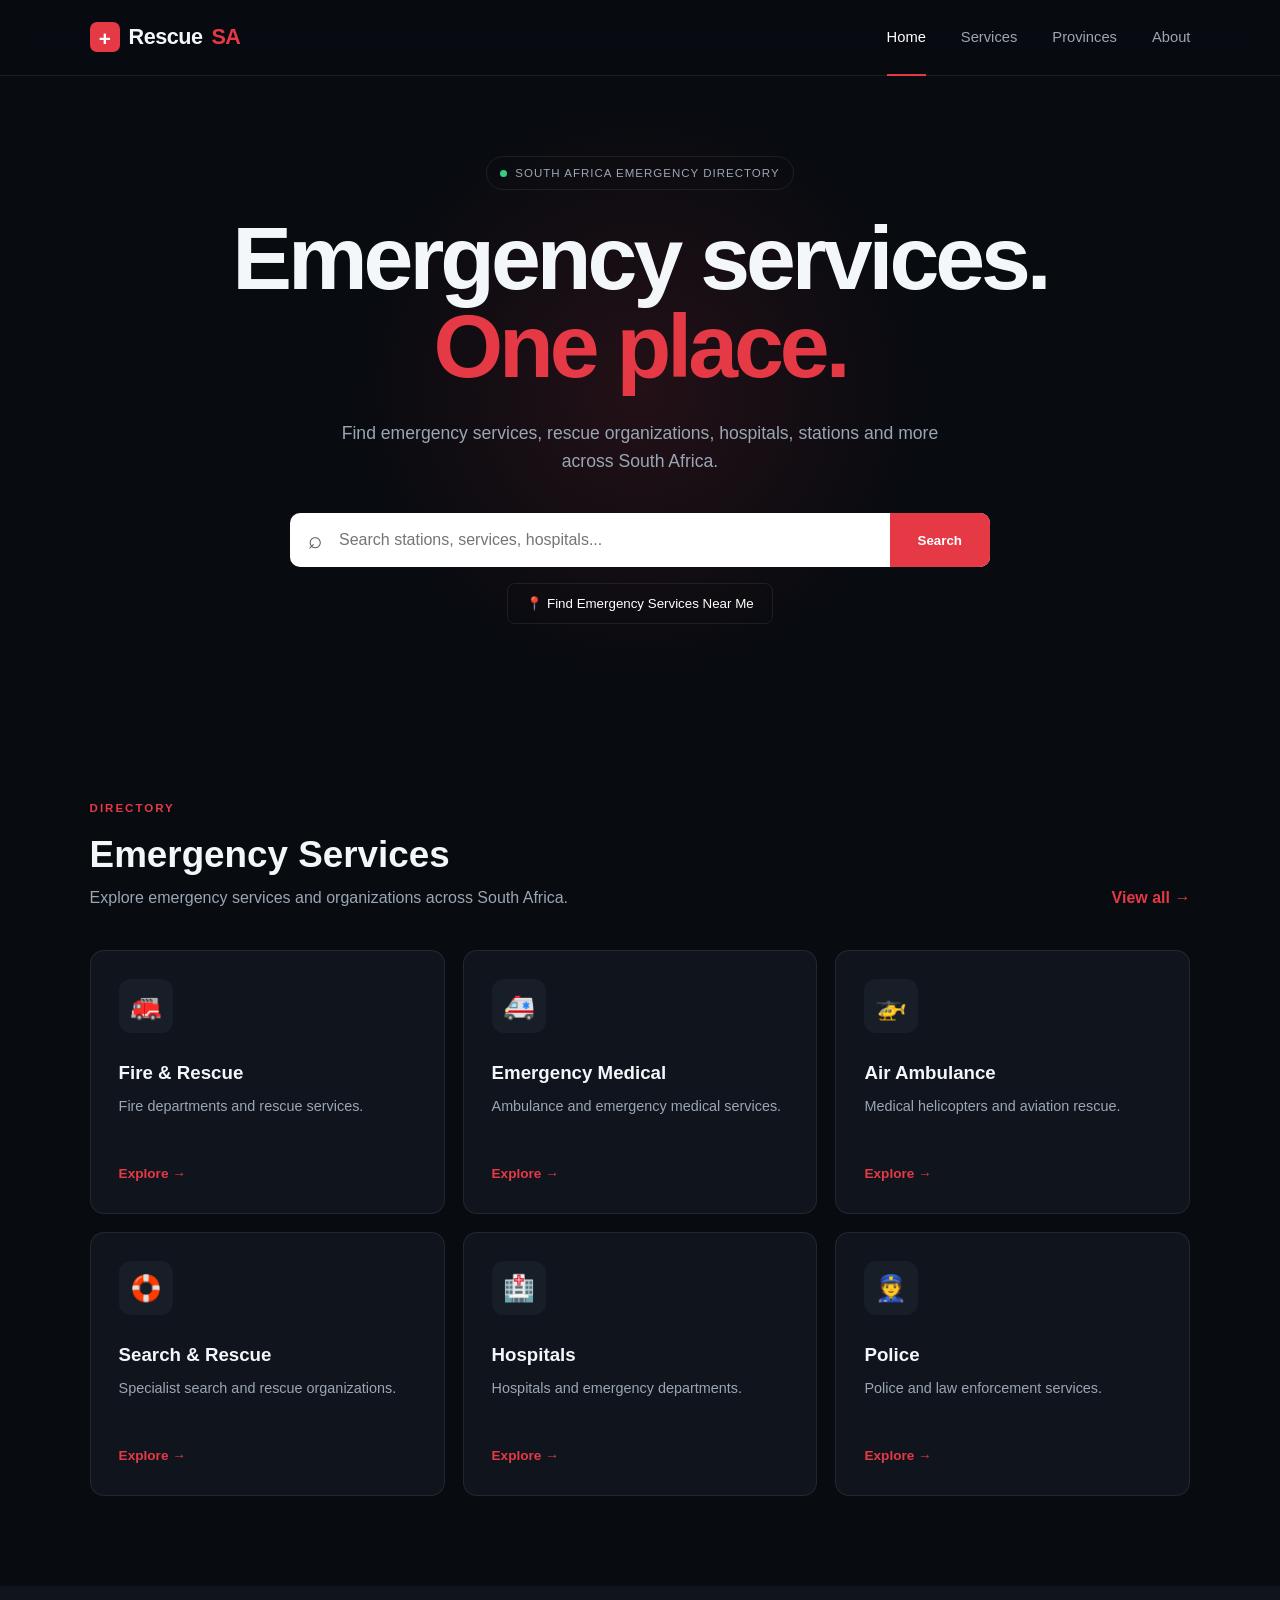
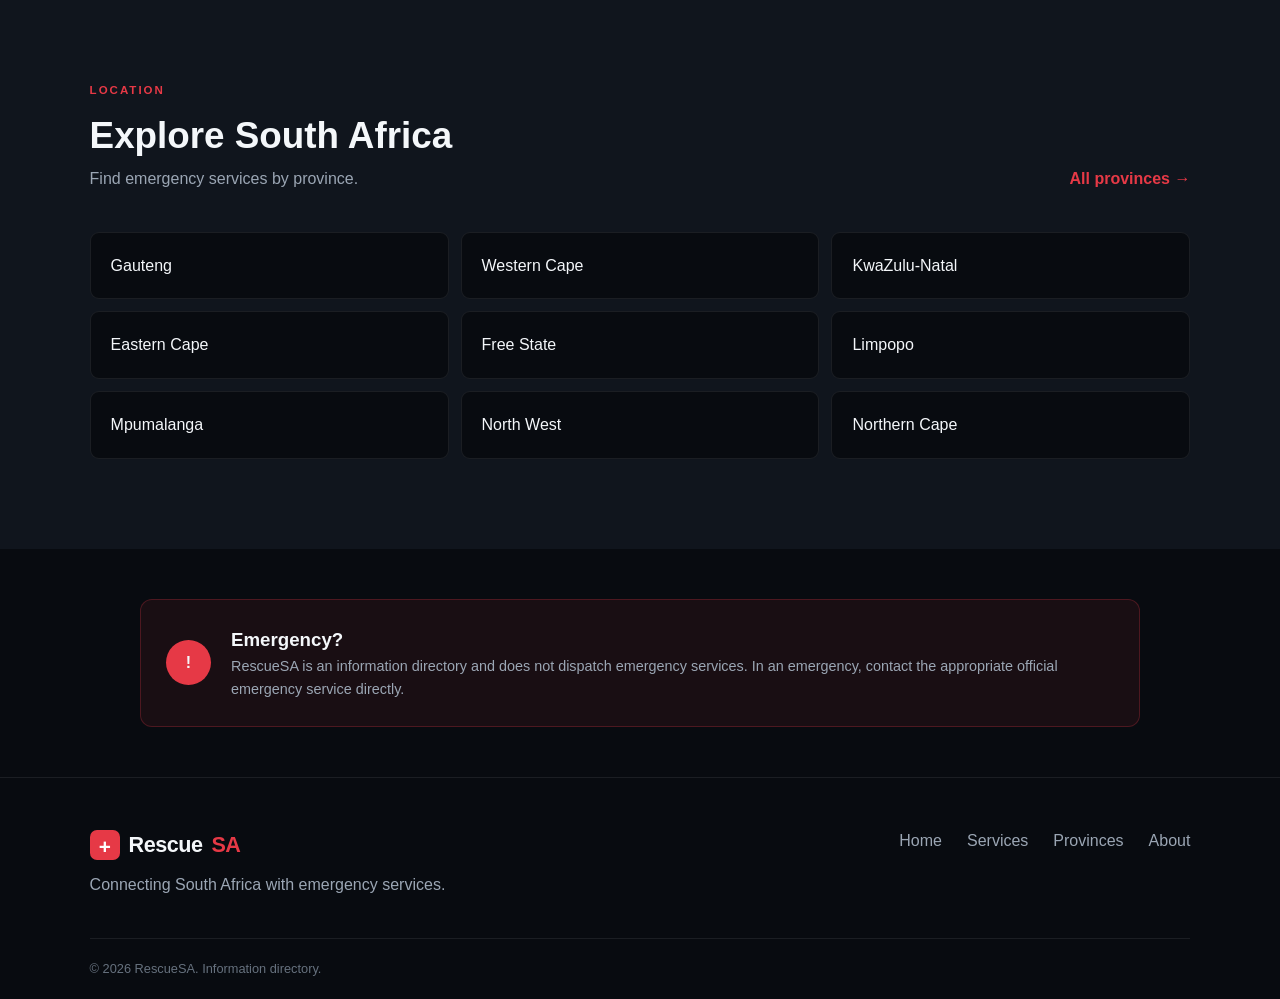
<file: index.html>
<!DOCTYPE html>
<html lang="en">
<head>
    <meta charset="UTF-8">
    <meta name="viewport" content="width=device-width, initial-scale=1.0">

    <title>RescueSA | South Africa Emergency Services Directory</title>
    <meta name="description" content="RescueSA is a South African emergency services directory helping people find fire, rescue, EMS, hospitals, air ambulance and other emergency services.">

    <link rel="stylesheet" href="css/style.css">
</head>

<body>

<header class="navbar">

    <a href="index.html" class="logo">
        <span class="logo-icon">+</span>
        Rescue<span>SA</span>
    </a>

    <nav id="navMenu">
        <a href="index.html" class="active">Home</a>
        <a href="services.html">Services</a>
        <a href="provinces.html">Provinces</a>
        <a href="about.html">About</a>
    </nav>

    <button class="menu-button" onclick="toggleMenu()">
        ☰
    </button>

</header>


<main>

    <!-- HERO -->

    <section class="hero">

        <div class="hero-content">

            <div class="status">
                <span class="status-dot"></span>
                SOUTH AFRICA EMERGENCY DIRECTORY
            </div>

            <h1>
                Emergency services.<br>
                <span>One place.</span>
            </h1>

            <p>
                Find emergency services, rescue organizations,
                hospitals, stations and more across South Africa.
            </p>

            <div class="search-box">

                <span class="search-icon">⌕</span>

                <input
                    type="text"
                    id="searchInput"
                    placeholder="Search stations, services, hospitals..."
                    onkeyup="searchServices()"
                >

                <button onclick="searchServices()">
                    Search
                </button>

            </div>

            <button class="location-button" onclick="findNearMe()">
                📍 Find Emergency Services Near Me
            </button>

        </div>

    </section>


    <!-- CATEGORIES -->

    <section class="section">

        <div class="section-heading">

            <div>
                <span class="eyebrow">DIRECTORY</span>

                <h2>Emergency Services</h2>

                <p>
                    Explore emergency services and organizations
                    across South Africa.
                </p>
            </div>

            <a href="services.html" class="view-all">
                View all →
            </a>

        </div>


        <div class="category-grid">

            <a href="services.html?type=fire" class="category-card">
                <div class="category-icon fire">🚒</div>
                <h3>Fire & Rescue</h3>
                <p>Fire departments and rescue services.</p>
                <span>Explore →</span>
            </a>


            <a href="services.html?type=ems" class="category-card">
                <div class="category-icon ems">🚑</div>
                <h3>Emergency Medical</h3>
                <p>Ambulance and emergency medical services.</p>
                <span>Explore →</span>
            </a>


            <a href="services.html?type=air" class="category-card">
                <div class="category-icon air">🚁</div>
                <h3>Air Ambulance</h3>
                <p>Medical helicopters and aviation rescue.</p>
                <span>Explore →</span>
            </a>


            <a href="services.html?type=rescue" class="category-card">
                <div class="category-icon rescue">🛟</div>
                <h3>Search & Rescue</h3>
                <p>Specialist search and rescue organizations.</p>
                <span>Explore →</span>
            </a>


            <a href="services.html?type=hospital" class="category-card">
                <div class="category-icon hospital">🏥</div>
                <h3>Hospitals</h3>
                <p>Hospitals and emergency departments.</p>
                <span>Explore →</span>
            </a>


            <a href="services.html?type=police" class="category-card">
                <div class="category-icon police">👮</div>
                <h3>Police</h3>
                <p>Police and law enforcement services.</p>
                <span>Explore →</span>
            </a>

        </div>

    </section>


    <!-- PROVINCES -->

    <section class="province-section">

        <div class="section-heading">

            <div>
                <span class="eyebrow">LOCATION</span>

                <h2>Explore South Africa</h2>

                <p>
                    Find emergency services by province.
                </p>
            </div>

            <a href="provinces.html" class="view-all">
                All provinces →
            </a>

        </div>


        <div class="province-grid">

            <a href="provinces.html?province=gauteng">Gauteng</a>
            <a href="provinces.html?province=western-cape">Western Cape</a>
            <a href="provinces.html?province=kwazulu-natal">KwaZulu-Natal</a>
            <a href="provinces.html?province=eastern-cape">Eastern Cape</a>
            <a href="provinces.html?province=free-state">Free State</a>
            <a href="provinces.html?province=limpopo">Limpopo</a>
            <a href="provinces.html?province=mpumalanga">Mpumalanga</a>
            <a href="provinces.html?province=north-west">North West</a>
            <a href="provinces.html?province=northern-cape">Northern Cape</a>

        </div>

    </section>


    <!-- EMERGENCY NOTICE -->

    <section class="notice-section">

        <div class="notice">

            <div class="notice-icon">!</div>

            <div>
                <h3>Emergency?</h3>

                <p>
                    RescueSA is an information directory and does not
                    dispatch emergency services. In an emergency,
                    contact the appropriate official emergency service
                    directly.
                </p>
            </div>

        </div>

    </section>

</main>


<footer>

    <div class="footer-content">

        <div>
            <a href="index.html" class="logo">
                <span class="logo-icon">+</span>
                Rescue<span>SA</span>
            </a>

            <p>
                Connecting South Africa with emergency services.
            </p>
        </div>


        <div class="footer-links">

            <a href="index.html">Home</a>
            <a href="services.html">Services</a>
            <a href="provinces.html">Provinces</a>
            <a href="about.html">About</a>

        </div>

    </div>


    <div class="footer-bottom">
        © 2026 RescueSA. Information directory.
    </div>

</footer>


<script src="js/app.js"></script>

</body>
</html>
</file>
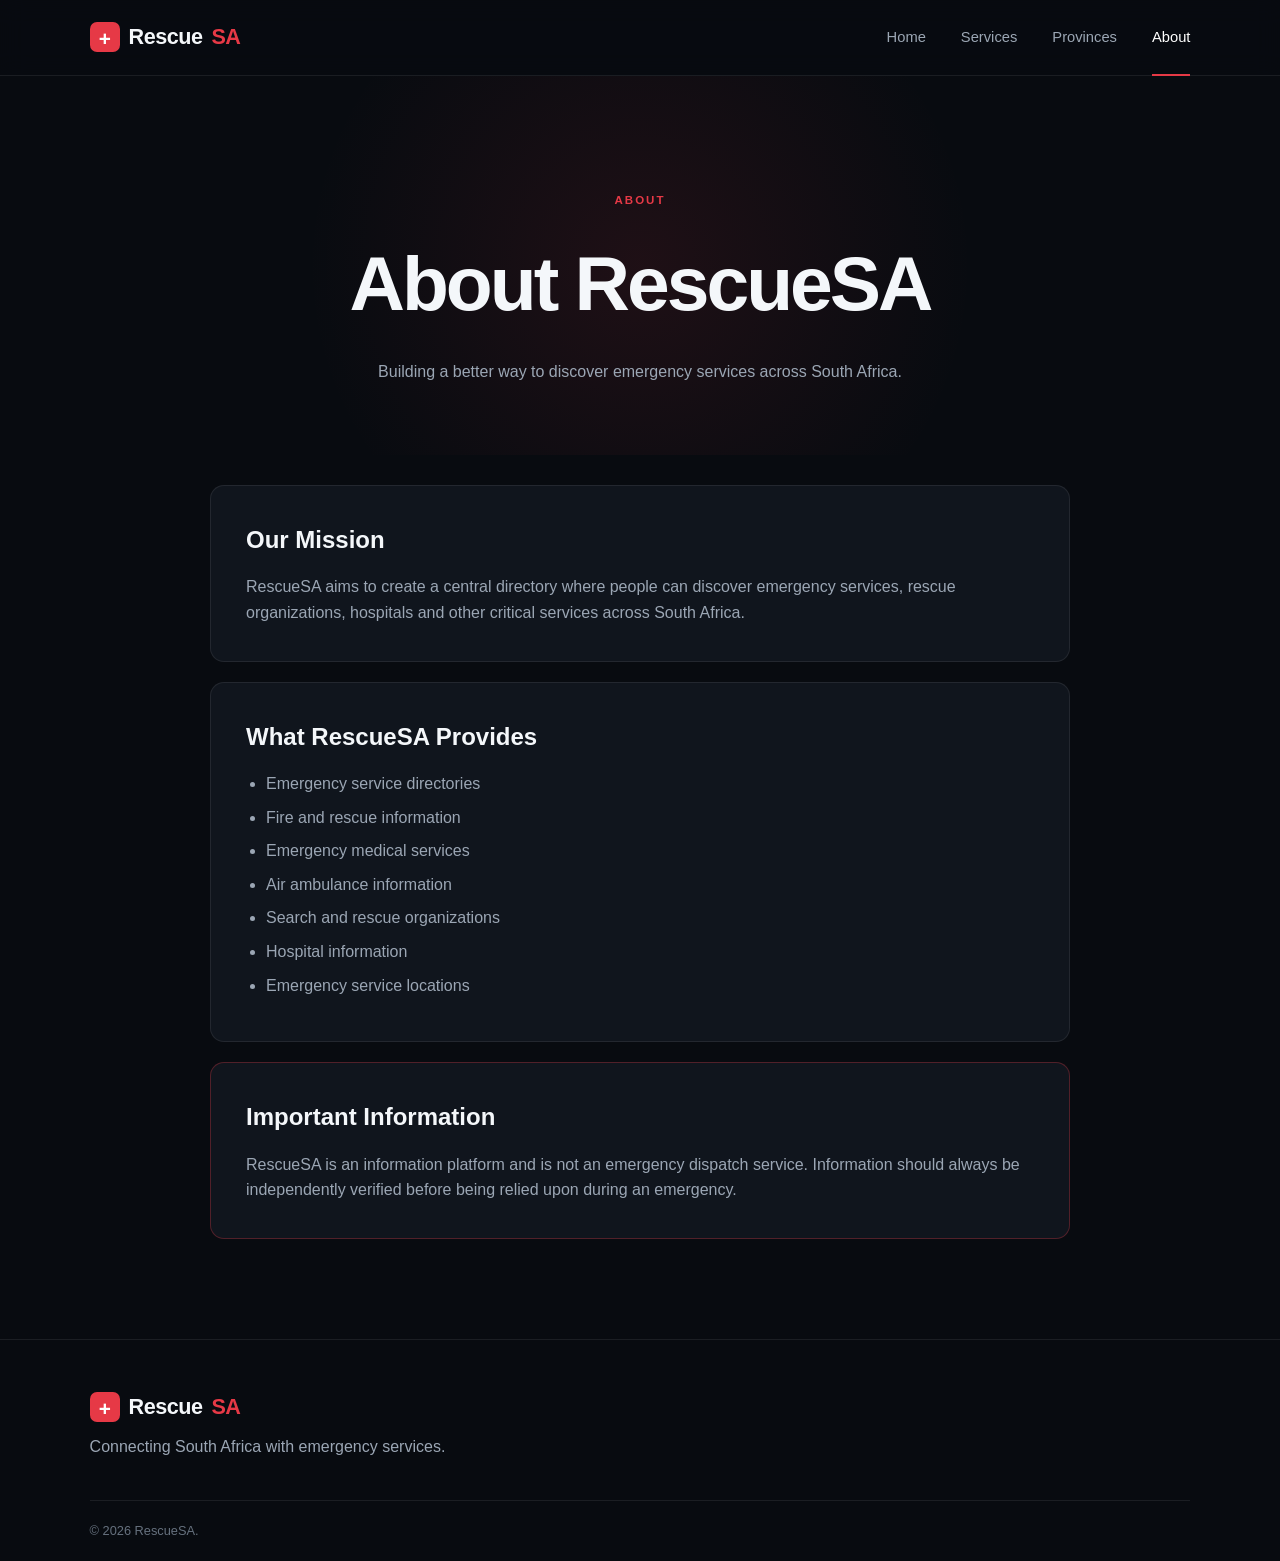
<file: about.html>
<!DOCTYPE html>
<html lang="en">

<head>

    <meta charset="UTF-8">
    <meta name="viewport" content="width=device-width, initial-scale=1.0">

    <title>About RescueSA</title>

    <link rel="stylesheet" href="css/style.css">

</head>


<body>


<header class="navbar">

    <a href="index.html" class="logo">
        <span class="logo-icon">+</span>
        Rescue<span>SA</span>
    </a>

    <nav id="navMenu">

        <a href="index.html">Home</a>
        <a href="services.html">Services</a>
        <a href="provinces.html">Provinces</a>
        <a href="about.html" class="active">About</a>

    </nav>

    <button class="menu-button" onclick="toggleMenu()">☰</button>

</header>


<main>


<section class="page-header">

    <span class="eyebrow">ABOUT</span>

    <h1>About RescueSA</h1>

    <p>
        Building a better way to discover emergency services
        across South Africa.
    </p>

</section>


<section class="about-content">


<div class="about-card">

    <h2>Our Mission</h2>

    <p>
        RescueSA aims to create a central directory where people
        can discover emergency services, rescue organizations,
        hospitals and other critical services across South Africa.
    </p>

</div>


<div class="about-card">

    <h2>What RescueSA Provides</h2>

    <ul>

        <li>Emergency service directories</li>

        <li>Fire and rescue information</li>

        <li>Emergency medical services</li>

        <li>Air ambulance information</li>

        <li>Search and rescue organizations</li>

        <li>Hospital information</li>

        <li>Emergency service locations</li>

    </ul>

</div>


<div class="about-card warning">

    <h2>Important Information</h2>

    <p>
        RescueSA is an information platform and is not an emergency
        dispatch service. Information should always be independently
        verified before being relied upon during an emergency.
    </p>

</div>


</section>

</main>


<footer>

<div class="footer-content">

    <div>

        <a href="index.html" class="logo">
            <span class="logo-icon">+</span>
            Rescue<span>SA</span>
        </a>

        <p>
            Connecting South Africa with emergency services.
        </p>

    </div>

</div>


<div class="footer-bottom">
    © 2026 RescueSA.
</div>

</footer>


<script src="js/app.js"></script>

</body>
</html>
</file>
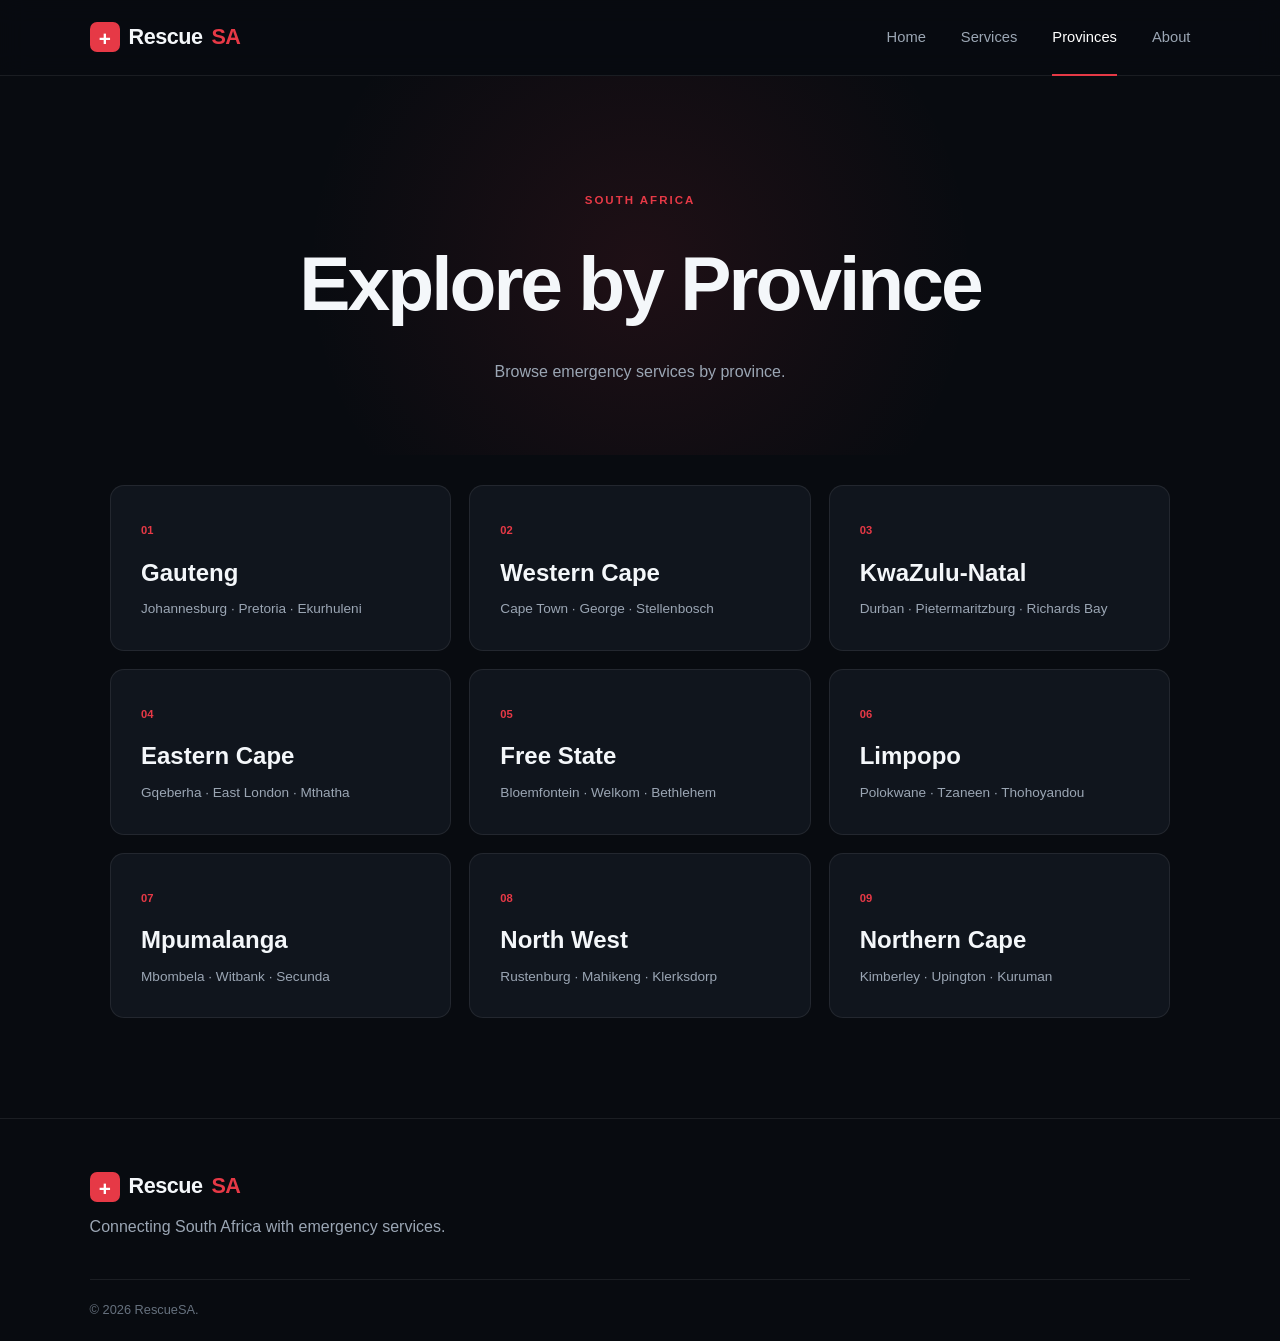
<file: provinces.html>
<!DOCTYPE html>
<html lang="en">

<head>

    <meta charset="UTF-8">
    <meta name="viewport" content="width=device-width, initial-scale=1.0">

    <title>Provinces | RescueSA</title>

    <link rel="stylesheet" href="css/style.css">

</head>


<body>


<header class="navbar">

    <a href="index.html" class="logo">
        <span class="logo-icon">+</span>
        Rescue<span>SA</span>
    </a>

    <nav id="navMenu">

        <a href="index.html">Home</a>
        <a href="services.html">Services</a>
        <a href="provinces.html" class="active">Provinces</a>
        <a href="about.html">About</a>

    </nav>

    <button class="menu-button" onclick="toggleMenu()">☰</button>

</header>


<main>


<section class="page-header">

    <span class="eyebrow">SOUTH AFRICA</span>

    <h1>Explore by Province</h1>

    <p>
        Browse emergency services by province.
    </p>

</section>


<section class="province-directory">


<div class="province-large-grid">


    <a class="province-card" href="#">
        <span>01</span>
        <h2>Gauteng</h2>
        <p>Johannesburg · Pretoria · Ekurhuleni</p>
    </a>


    <a class="province-card" href="#">
        <span>02</span>
        <h2>Western Cape</h2>
        <p>Cape Town · George · Stellenbosch</p>
    </a>


    <a class="province-card" href="#">
        <span>03</span>
        <h2>KwaZulu-Natal</h2>
        <p>Durban · Pietermaritzburg · Richards Bay</p>
    </a>


    <a class="province-card" href="#">
        <span>04</span>
        <h2>Eastern Cape</h2>
        <p>Gqeberha · East London · Mthatha</p>
    </a>


    <a class="province-card" href="#">
        <span>05</span>
        <h2>Free State</h2>
        <p>Bloemfontein · Welkom · Bethlehem</p>
    </a>


    <a class="province-card" href="#">
        <span>06</span>
        <h2>Limpopo</h2>
        <p>Polokwane · Tzaneen · Thohoyandou</p>
    </a>


    <a class="province-card" href="#">
        <span>07</span>
        <h2>Mpumalanga</h2>
        <p>Mbombela · Witbank · Secunda</p>
    </a>


    <a class="province-card" href="#">
        <span>08</span>
        <h2>North West</h2>
        <p>Rustenburg · Mahikeng · Klerksdorp</p>
    </a>


    <a class="province-card" href="#">
        <span>09</span>
        <h2>Northern Cape</h2>
        <p>Kimberley · Upington · Kuruman</p>
    </a>


</div>

</section>

</main>


<footer>

<div class="footer-content">

    <div>

        <a href="index.html" class="logo">
            <span class="logo-icon">+</span>
            Rescue<span>SA</span>
        </a>

        <p>
            Connecting South Africa with emergency services.
        </p>

    </div>

</div>


<div class="footer-bottom">
    © 2026 RescueSA.
</div>

</footer>


<script src="js/app.js"></script>

</body>
</html>
</file>
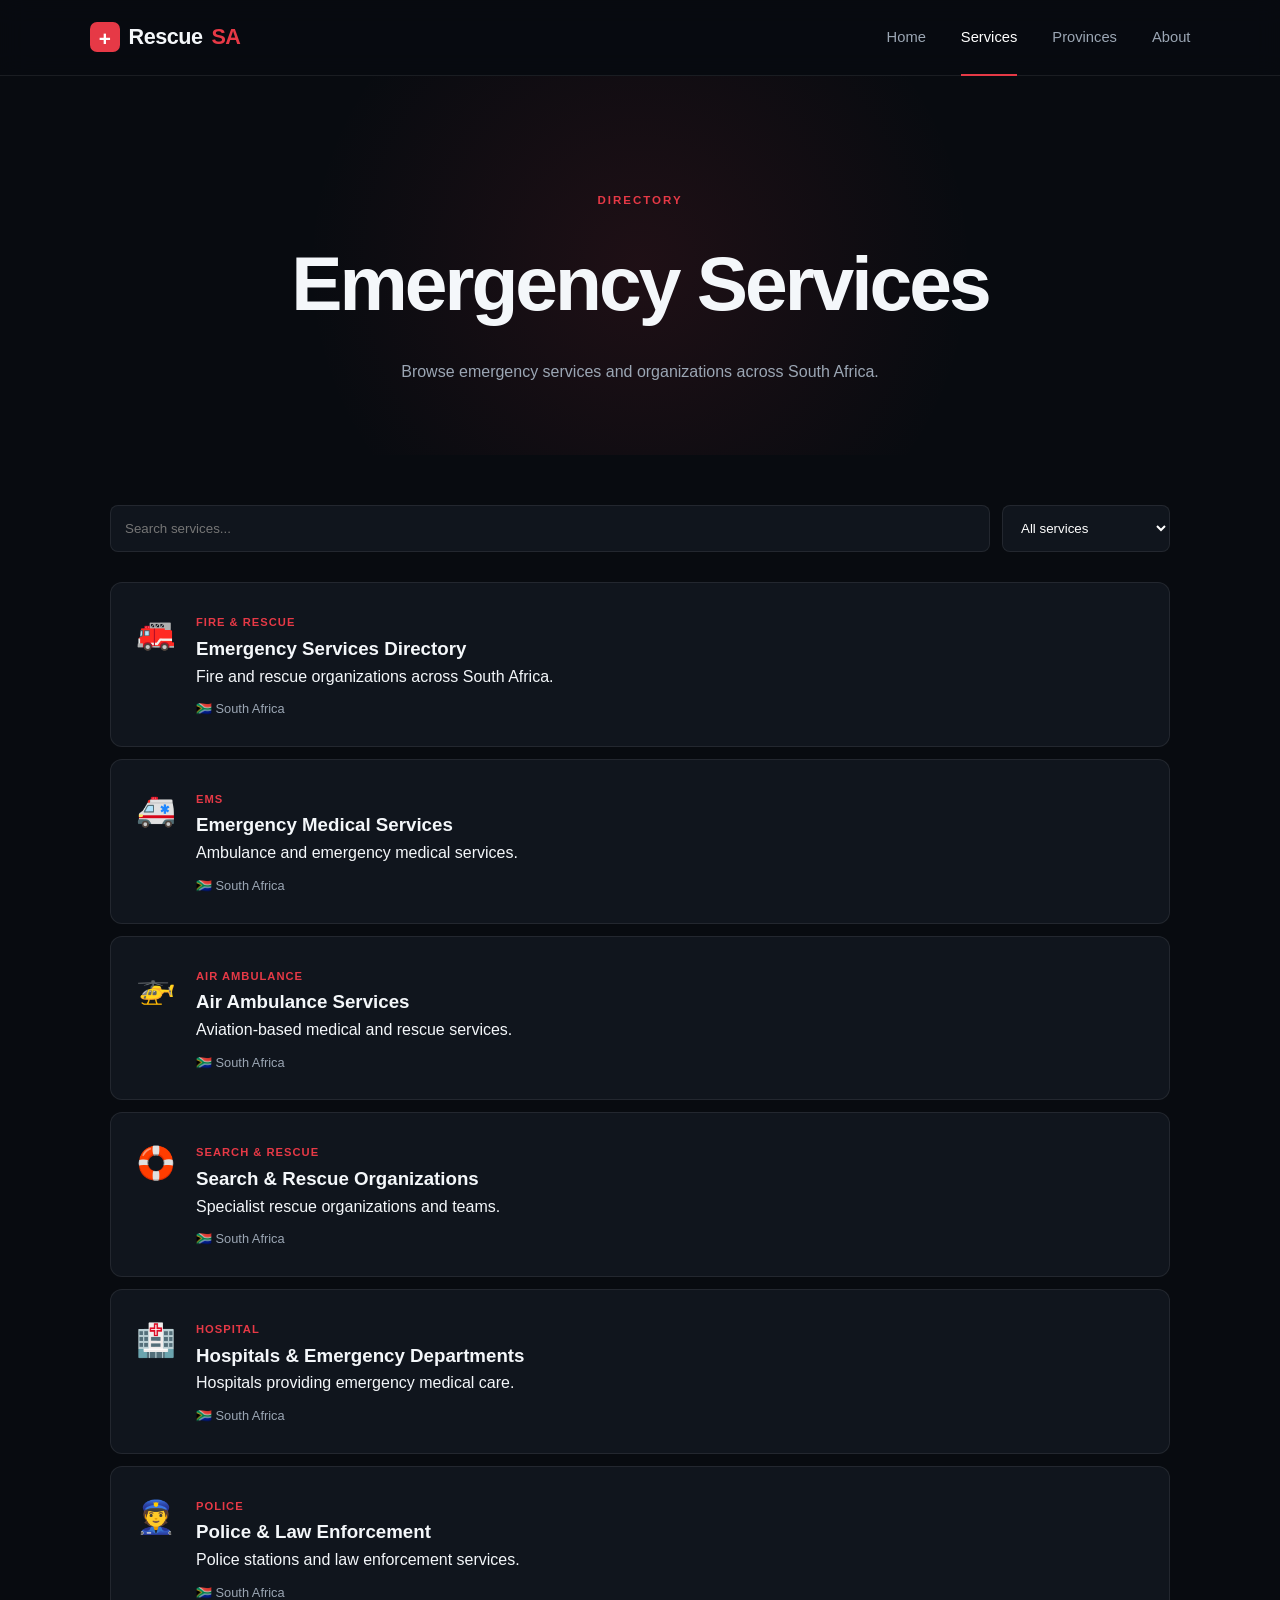
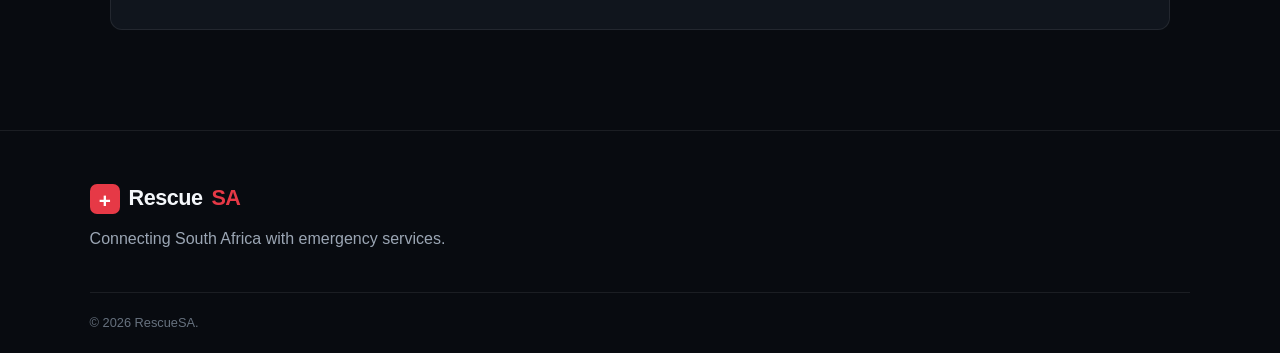
<file: services.html>
<!DOCTYPE html>
<html lang="en">

<head>

    <meta charset="UTF-8">
    <meta name="viewport" content="width=device-width, initial-scale=1.0">

    <title>Emergency Services | RescueSA</title>

    <link rel="stylesheet" href="css/style.css">

</head>

<body>


<header class="navbar">

    <a href="index.html" class="logo">
        <span class="logo-icon">+</span>
        Rescue<span>SA</span>
    </a>

    <nav id="navMenu">
        <a href="index.html">Home</a>
        <a href="services.html" class="active">Services</a>
        <a href="provinces.html">Provinces</a>
        <a href="about.html">About</a>
    </nav>

    <button class="menu-button" onclick="toggleMenu()">☰</button>

</header>


<main>

<section class="page-header">

    <span class="eyebrow">DIRECTORY</span>

    <h1>Emergency Services</h1>

    <p>
        Browse emergency services and organizations
        across South Africa.
    </p>

</section>


<section class="directory-section">


    <div class="filter-bar">

        <input
            type="text"
            id="directorySearch"
            placeholder="Search services..."
            onkeyup="filterDirectory()"
        >


        <select id="serviceFilter" onchange="filterDirectory()">

            <option value="all">All services</option>
            <option value="fire">Fire & Rescue</option>
            <option value="ems">Emergency Medical</option>
            <option value="air">Air Ambulance</option>
            <option value="rescue">Search & Rescue</option>
            <option value="hospital">Hospitals</option>
            <option value="police">Police</option>

        </select>

    </div>


    <div id="serviceResults" class="service-list">


        <div class="service-result" data-type="fire">

            <div class="result-icon">🚒</div>

            <div>

                <span class="result-type">
                    FIRE & RESCUE
                </span>

                <h3>Emergency Services Directory</h3>

                <p>
                    Fire and rescue organizations across South Africa.
                </p>

                <span class="result-location">
                    🇿🇦 South Africa
                </span>

            </div>

        </div>


        <div class="service-result" data-type="ems">

            <div class="result-icon">🚑</div>

            <div>

                <span class="result-type">
                    EMS
                </span>

                <h3>Emergency Medical Services</h3>

                <p>
                    Ambulance and emergency medical services.
                </p>

                <span class="result-location">
                    🇿🇦 South Africa
                </span>

            </div>

        </div>


        <div class="service-result" data-type="air">

            <div class="result-icon">🚁</div>

            <div>

                <span class="result-type">
                    AIR AMBULANCE
                </span>

                <h3>Air Ambulance Services</h3>

                <p>
                    Aviation-based medical and rescue services.
                </p>

                <span class="result-location">
                    🇿🇦 South Africa
                </span>

            </div>

        </div>


        <div class="service-result" data-type="rescue">

            <div class="result-icon">🛟</div>

            <div>

                <span class="result-type">
                    SEARCH & RESCUE
                </span>

                <h3>Search & Rescue Organizations</h3>

                <p>
                    Specialist rescue organizations and teams.
                </p>

                <span class="result-location">
                    🇿🇦 South Africa
                </span>

            </div>

        </div>


        <div class="service-result" data-type="hospital">

            <div class="result-icon">🏥</div>

            <div>

                <span class="result-type">
                    HOSPITAL
                </span>

                <h3>Hospitals & Emergency Departments</h3>

                <p>
                    Hospitals providing emergency medical care.
                </p>

                <span class="result-location">
                    🇿🇦 South Africa
                </span>

            </div>

        </div>


        <div class="service-result" data-type="police">

            <div class="result-icon">👮</div>

            <div>

                <span class="result-type">
                    POLICE
                </span>

                <h3>Police & Law Enforcement</h3>

                <p>
                    Police stations and law enforcement services.
                </p>

                <span class="result-location">
                    🇿🇦 South Africa
                </span>

            </div>

        </div>


    </div>

</section>

</main>


<footer>

    <div class="footer-content">

        <div>

            <a href="index.html" class="logo">
                <span class="logo-icon">+</span>
                Rescue<span>SA</span>
            </a>

            <p>
                Connecting South Africa with emergency services.
            </p>

        </div>

    </div>

    <div class="footer-bottom">
        © 2026 RescueSA.
    </div>

</footer>


<script src="js/app.js"></script>

</body>
</html>
</file>
<file: css/style.css>
* {
    margin: 0;
    padding: 0;
    box-sizing: border-box;
}


:root {

    --background: #080b10;
    --surface: #10151d;
    --surface-light: #171e28;

    --text: #f4f7fa;
    --muted: #9ba6b4;

    --red: #e63946;
    --red-dark: #b92330;

    --border: rgba(255,255,255,0.08);

}


html {
    scroll-behavior: smooth;
}


body {

    font-family:
        Inter,
        -apple-system,
        BlinkMacSystemFont,
        "Segoe UI",
        sans-serif;

    background: var(--background);

    color: var(--text);

    line-height: 1.6;

}


a {
    color: inherit;
    text-decoration: none;
}


/* NAVIGATION */

.navbar {

    height: 76px;

    display: flex;

    align-items: center;

    justify-content: space-between;

    padding: 0 7%;

    border-bottom: 1px solid var(--border);

    background: rgba(8,11,16,0.94);

    position: sticky;

    top: 0;

    z-index: 100;

    backdrop-filter: blur(12px);

}


.logo {

    display: flex;

    align-items: center;

    gap: 9px;

    font-size: 1.35rem;

    font-weight: 800;

    letter-spacing: -0.5px;

}


.logo span:last-child {
    color: var(--red);
}


.logo-icon {

    display: grid;

    place-items: center;

    width: 30px;

    height: 30px;

    background: var(--red);

    color: white;

    border-radius: 7px;

    font-size: 1.3rem;

    font-weight: 900;

}


.navbar nav {

    display: flex;

    gap: 35px;

}


.navbar nav a {

    color: var(--muted);

    font-size: 0.92rem;

    transition: 0.2s;

}


.navbar nav a:hover,
.navbar nav a.active {

    color: white;

}


.navbar nav a.active {

    position: relative;

}


.navbar nav a.active::after {

    content: "";

    position: absolute;

    bottom: -27px;

    left: 0;

    right: 0;

    height: 2px;

    background: var(--red);

}


.menu-button {

    display: none;

    background: none;

    border: none;

    color: white;

    font-size: 1.5rem;

}


/* HERO */

.hero {

    min-height: 620px;

    display: flex;

    align-items: center;

    justify-content: center;

    text-align: center;

    padding: 80px 20px;

    background:

        radial-gradient(
            circle at center,
            rgba(230,57,70,0.12),
            transparent 40%
        );

}


.hero-content {

    max-width: 850px;

}


.status {

    display: inline-flex;

    align-items: center;

    gap: 8px;

    padding: 7px 13px;

    border: 1px solid var(--border);

    border-radius: 100px;

    font-size: 0.72rem;

    letter-spacing: 1px;

    color: var(--muted);

    margin-bottom: 25px;

}


.status-dot {

    width: 7px;

    height: 7px;

    background: #35d07f;

    border-radius: 50%;

}


.hero h1 {

    font-size: clamp(3rem, 7vw, 6rem);

    line-height: 0.98;

    letter-spacing: -4px;

    margin-bottom: 28px;

}


.hero h1 span {

    color: var(--red);

}


.hero p {

    max-width: 650px;

    margin: auto;

    color: var(--muted);

    font-size: 1.1rem;

}


/* SEARCH */

.search-box {

    max-width: 700px;

    margin: 38px auto 16px;

    display: flex;

    align-items: center;

    background: white;

    border-radius: 10px;

    overflow: hidden;

    padding-left: 18px;

}


.search-icon {

    color: #555;

    font-size: 1.5rem;

}


.search-box input {

    flex: 1;

    border: none;

    outline: none;

    padding: 17px;

    font-size: 1rem;

}


.search-box button {

    height: 54px;

    border: none;

    padding: 0 28px;

    background: var(--red);

    color: white;

    font-weight: 700;

    cursor: pointer;

}


.location-button {

    background: transparent;

    border: 1px solid var(--border);

    color: white;

    padding: 12px 18px;

    border-radius: 8px;

    cursor: pointer;

}


.location-button:hover {

    border-color: var(--red);

}


/* SECTIONS */

.section,
.province-section {

    padding: 90px 7%;

}


.province-section {

    background: var(--surface);

}


.section-heading {

    display: flex;

    align-items: end;

    justify-content: space-between;

    margin-bottom: 40px;

}


.eyebrow {

    color: var(--red);

    font-size: 0.72rem;

    font-weight: 800;

    letter-spacing: 2px;

}


.section-heading h2 {

    font-size: 2.3rem;

    margin-top: 6px;

}


.section-heading p {

    color: var(--muted);

}


.view-all {

    color: var(--red);

    font-weight: 700;

}


/* CATEGORY CARDS */

.category-grid {

    display: grid;

    grid-template-columns: repeat(3, 1fr);

    gap: 18px;

}


.category-card {

    padding: 28px;

    border: 1px solid var(--border);

    background: var(--surface);

    border-radius: 14px;

    transition: 0.25s;

}


.category-card:hover {

    transform: translateY(-5px);

    border-color: rgba(230,57,70,0.5);

}


.category-icon {

    width: 54px;

    height: 54px;

    display: grid;

    place-items: center;

    border-radius: 12px;

    background: var(--surface-light);

    font-size: 1.6rem;

    margin-bottom: 25px;

}


.category-card h3 {

    margin-bottom: 7px;

}


.category-card p {

    color: var(--muted);

    font-size: 0.9rem;

    min-height: 48px;

}


.category-card span {

    display: block;

    margin-top: 20px;

    color: var(--red);

    font-weight: 700;

    font-size: 0.85rem;

}


/* PROVINCES */

.province-grid {

    display: grid;

    grid-template-columns: repeat(3, 1fr);

    gap: 12px;

}


.province-grid a {

    padding: 20px;

    background: var(--background);

    border: 1px solid var(--border);

    border-radius: 9px;

    transition: 0.2s;

}


.province-grid a:hover {

    border-color: var(--red);

    color: var(--red);

}


/* NOTICE */

.notice-section {

    padding: 50px 7%;

}


.notice {

    display: flex;

    gap: 20px;

    align-items: center;

    max-width: 1000px;

    margin: auto;

    padding: 25px;

    background: rgba(230,57,70,0.08);

    border: 1px solid rgba(230,57,70,0.25);

    border-radius: 12px;

}


.notice-icon {

    min-width: 45px;

    height: 45px;

    display: grid;

    place-items: center;

    background: var(--red);

    border-radius: 50%;

    font-weight: 900;

}


.notice p {

    color: var(--muted);

    font-size: 0.9rem;

}


/* PAGE HEADER */

.page-header {

    text-align: center;

    padding: 110px 20px 70px;

    background:
        radial-gradient(
            circle at center,
            rgba(230,57,70,0.1),
            transparent 50%
        );

}


.page-header h1 {

    font-size: clamp(2.8rem, 6vw, 5rem);

    letter-spacing: -3px;

    margin: 10px 0 15px;

}


.page-header p {

    color: var(--muted);

}


/* DIRECTORY */

.directory-section {

    max-width: 1100px;

    margin: auto;

    padding: 50px 20px 100px;

}


.filter-bar {

    display: flex;

    gap: 12px;

    margin-bottom: 30px;

}


.filter-bar input,
.filter-bar select {

    padding: 14px;

    background: var(--surface);

    border: 1px solid var(--border);

    border-radius: 8px;

    color: white;

    outline: none;

}


.filter-bar input {

    flex: 1;

}


.service-list {

    display: grid;

    gap: 12px;

}


.service-result {

    display: flex;

    gap: 20px;

    padding: 25px;

    background: var(--surface);

    border: 1px solid var(--border);

    border-radius: 12px;

}


.result-icon {

    font-size: 2rem;

}


.result-type {

    font-size: 0.7rem;

    color: var(--red);

    font-weight: 800;

    letter-spacing: 1px;

}


.result-location {

    display: inline-block;

    margin-top: 10px;

    color: var(--muted);

    font-size: 0.8rem;

}


/* PROVINCE PAGE */

.province-directory {

    max-width: 1100px;

    margin: auto;

    padding: 30px 20px 100px;

}


.province-large-grid {

    display: grid;

    grid-template-columns: repeat(3, 1fr);

    gap: 18px;

}


.province-card {

    padding: 30px;

    background: var(--surface);

    border: 1px solid var(--border);

    border-radius: 14px;

    transition: 0.25s;

}


.province-card:hover {

    transform: translateY(-4px);

    border-color: var(--red);

}


.province-card > span {

    color: var(--red);

    font-size: 0.7rem;

    font-weight: 800;

}


.province-card h2 {

    margin: 12px 0 6px;

}


.province-card p {

    color: var(--muted);

    font-size: 0.85rem;

}


/* ABOUT */

.about-content {

    max-width: 900px;

    margin: auto;

    padding: 30px 20px 100px;

    display: grid;

    gap: 20px;

}


.about-card {

    padding: 35px;

    background: var(--surface);

    border: 1px solid var(--border);

    border-radius: 14px;

}


.about-card h2 {

    margin-bottom: 15px;

}


.about-card p,
.about-card li {

    color: var(--muted);

}


.about-card ul {

    padding-left: 20px;

}


.about-card li {

    margin: 8px 0;

}


.warning {

    border-color: rgba(230,57,70,0.3);

}


/* FOOTER */

footer {

    border-top: 1px solid var(--border);

    padding: 50px 7% 20px;

}


.footer-content {

    display: flex;

    justify-content: space-between;

    gap: 30px;

}


.footer-content p {

    color: var(--muted);

    margin-top: 10px;

}


.footer-links {

    display: flex;

    gap: 25px;

}


.footer-links a {

    color: var(--muted);

}


.footer-bottom {

    border-top: 1px solid var(--border);

    margin-top: 40px;

    padding-top: 20px;

    color: #66717e;

    font-size: 0.8rem;

}


/* MOBILE */

@media (max-width: 800px) {


    .navbar {

        padding: 0 5%;

    }


    .menu-button {

        display: block;

    }


    .navbar nav {

        display: none;

        position: absolute;

        top: 76px;

        left: 0;

        right: 0;

        padding: 20px;

        background: var(--background);

        flex-direction: column;

        gap: 20px;

        border-bottom: 1px solid var(--border);

    }


    .navbar nav.open {

        display: flex;

    }


    .navbar nav a.active::after {

        display: none;

    }


    .hero h1 {

        letter-spacing: -2px;

    }


    .search-box {

        flex-direction: column;

        padding: 0;

    }


    .search-icon {

        display: none;

    }


    .search-box input {

        width: 100%;

    }


    .search-box button {

        width: 100%;

    }


    .category-grid,
    .province-grid,
    .province-large-grid {

        grid-template-columns: 1fr;

    }


    .section-heading {

        display: block;

    }


    .view-all {

        display: inline-block;

        margin-top: 15px;

    }


    .filter-bar {

        flex-direction: column;

    }


    .footer-content {

        flex-direction: column;

    }


    .footer-links {

        flex-wrap: wrap;

    }

}
</file>
